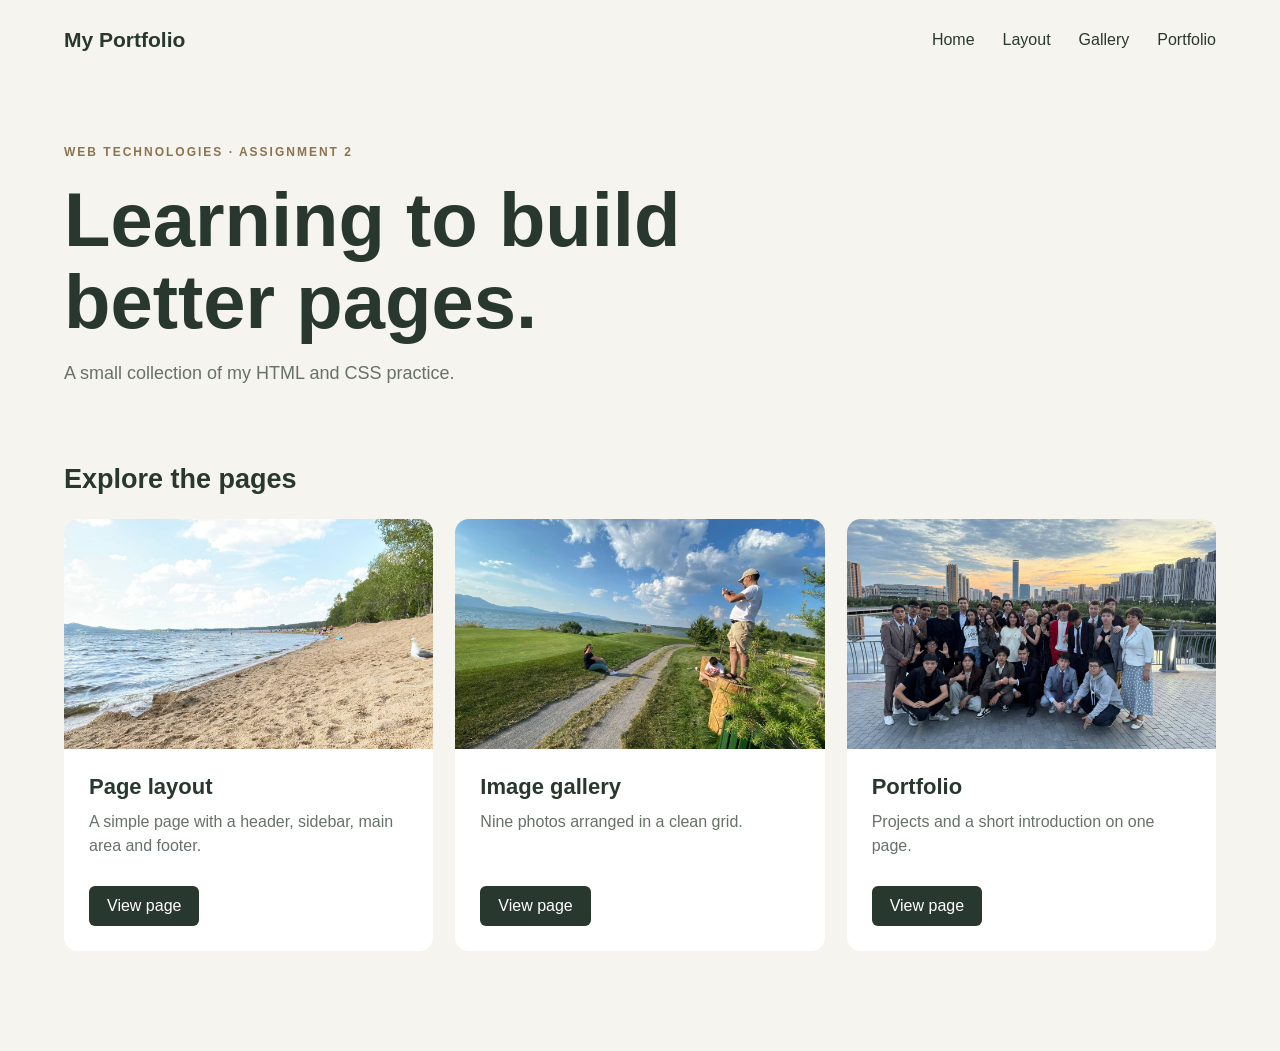
<file: index.html>
<!DOCTYPE html>
<html lang="en">
<head>
  <meta charset="UTF-8">
  <meta name="viewport" content="width=device-width, initial-scale=1.0">
  <title>My Portfolio</title>
  <link rel="stylesheet" href="style.css">
</head>
<body>
  <header class="header">
    <a class="logo" href="index.html">My Portfolio</a>
    <nav>
      <a href="index.html">Home</a>
      <a href="layout.html">Layout</a>
      <a href="gallery.html">Gallery</a>
      <a href="portfolio.html">Portfolio</a>
    </nav>
  </header>

  <main>
    <p class="label">WEB TECHNOLOGIES · ASSIGNMENT 2</p>
    <h1>Learning to build<br>better pages.</h1>
    <p class="intro">A small collection of my HTML and CSS practice.</p>

    <h2>Explore the pages</h2>
    <section class="cards">
      <article class="card">
        <img src="images/borovoe-lake.png" alt="Lake in Borovoe, Kazakhstan">
        <div class="card-text">
          <h3>Page layout</h3>
          <p>A simple page with a header, sidebar, main area and footer.</p>
          <a class="button" href="layout.html">View page</a>
        </div>
      </article>
      <article class="card">
        <img src="images/borovoe-day.png" alt="Day by the lake in Borovoe">
        <div class="card-text">
          <h3>Image gallery</h3>
          <p>Nine photos arranged in a clean grid.</p>
          <a class="button" href="gallery.html">View page</a>
        </div>
      </article>
      <article class="card">
        <img src="images/astana-friends.png" alt="Friends in Astana, Kazakhstan">
        <div class="card-text">
          <h3>Portfolio</h3>
          <p>Projects and a short introduction on one page.</p>
          <a class="button" href="portfolio.html">View page</a>
        </div>
      </article>
    </section>
  </main>
</body>
</html>
</file>
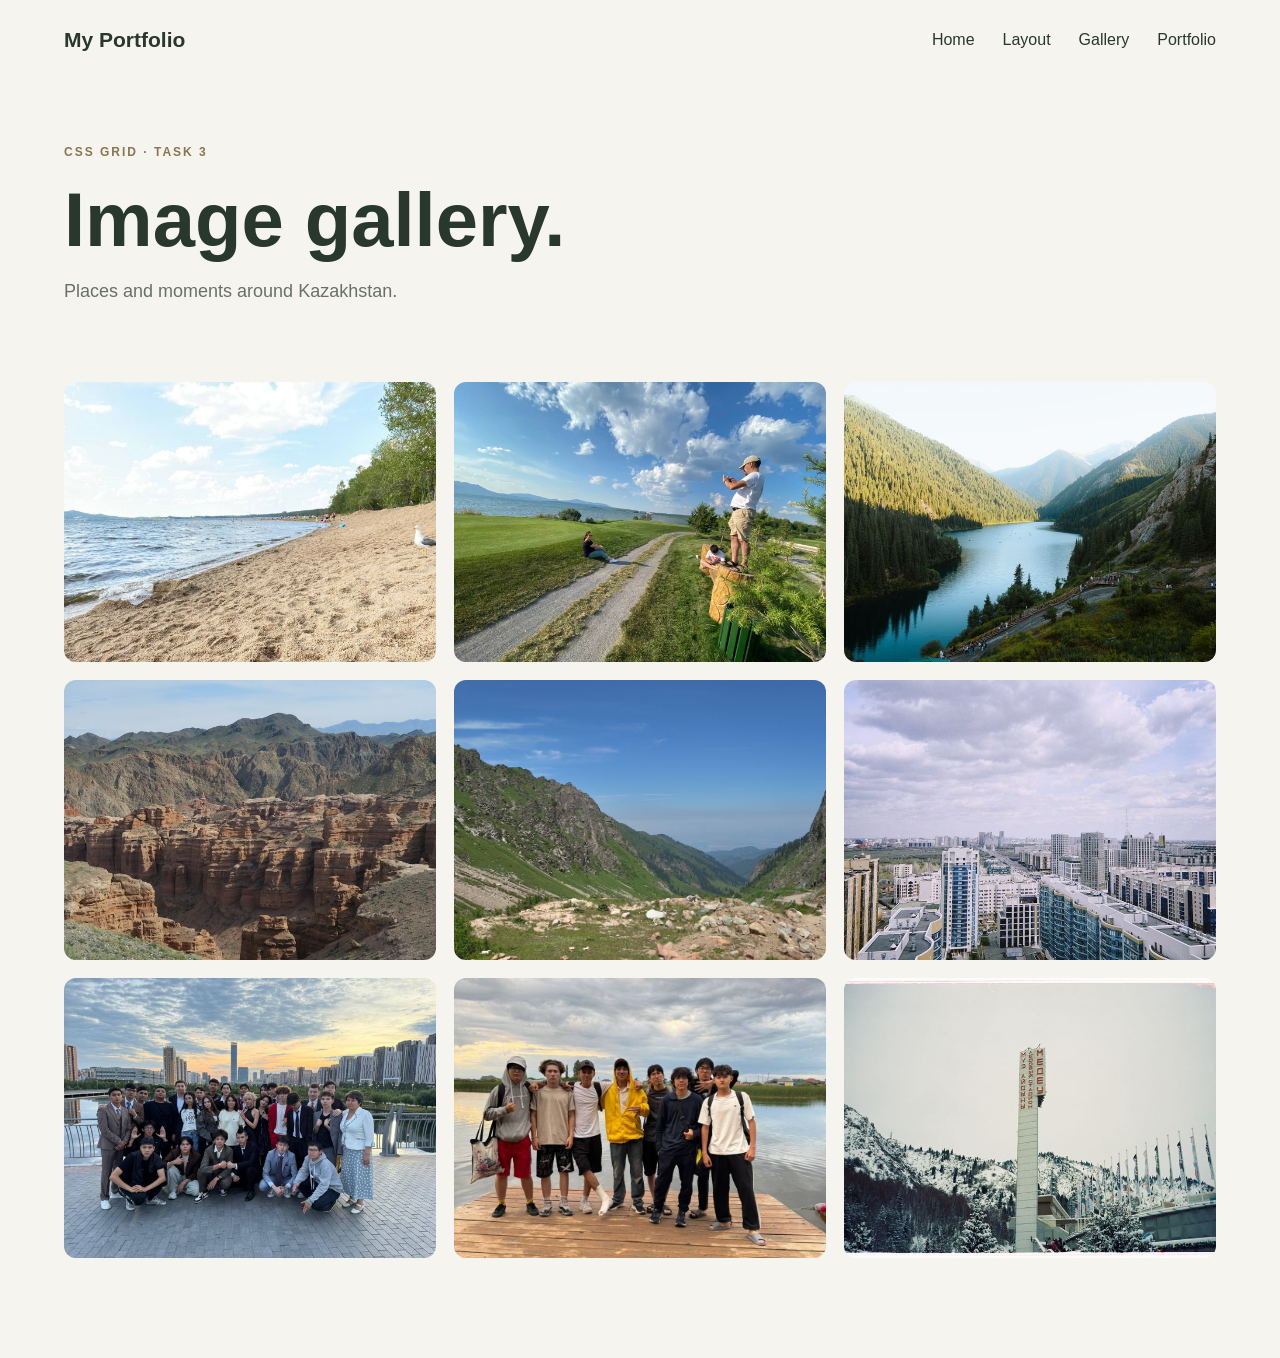
<file: gallery.html>
<!DOCTYPE html>
<html lang="en">
<head>
  <meta charset="UTF-8">
  <meta name="viewport" content="width=device-width, initial-scale=1.0">
  <title>Image Gallery</title>
  <link rel="stylesheet" href="style.css">
</head>
<body>
  <header class="header">
    <a class="logo" href="index.html">My Portfolio</a>
    <nav>
      <a href="index.html">Home</a>
      <a href="layout.html">Layout</a>
      <a href="gallery.html">Gallery</a>
      <a href="portfolio.html">Portfolio</a>
    </nav>
  </header>

  <main>
    <p class="label">CSS GRID · TASK 3</p>
    <h1>Image gallery.</h1>
    <p class="intro">Places and moments around Kazakhstan.</p>

    <section class="gallery">
      <figure><img src="images/borovoe-lake.png" alt="Lake in Borovoe"><figcaption>Borovoe Lake</figcaption></figure>
      <figure><img src="images/borovoe-day.png" alt="Day by the lake in Borovoe"><figcaption>Borovoe</figcaption></figure>
      <figure><img src="images/kolsai.jpg" alt="Boat on Kolsai Lake"><figcaption>Kolsai Lake</figcaption></figure>
      <figure><img src="images/charyn.jpg" alt="Rocks at Charyn Canyon"><figcaption>Charyn Canyon</figcaption></figure>
      <figure><img src="images/almaty-mountains.jpg" alt="Mountains near Almaty"><figcaption>Almaty mountains</figcaption></figure>
      <figure><img src="images/astana.jpg" alt="Buildings in Astana"><figcaption>Astana</figcaption></figure>
      <figure><img src="images/astana-friends.png" alt="Friends in Astana"><figcaption>Astana with friends</figcaption></figure>
      <figure><img src="images/astana-lake.png" alt="Friends by a lake in Astana"><figcaption>Another day in Astana</figcaption></figure>
      <figure><img src="images/medeu.jpg" alt="Medeu skating rink in Almaty"><figcaption>Medeu</figcaption></figure>
    </section>
  </main>
</body>
</html>
</file>
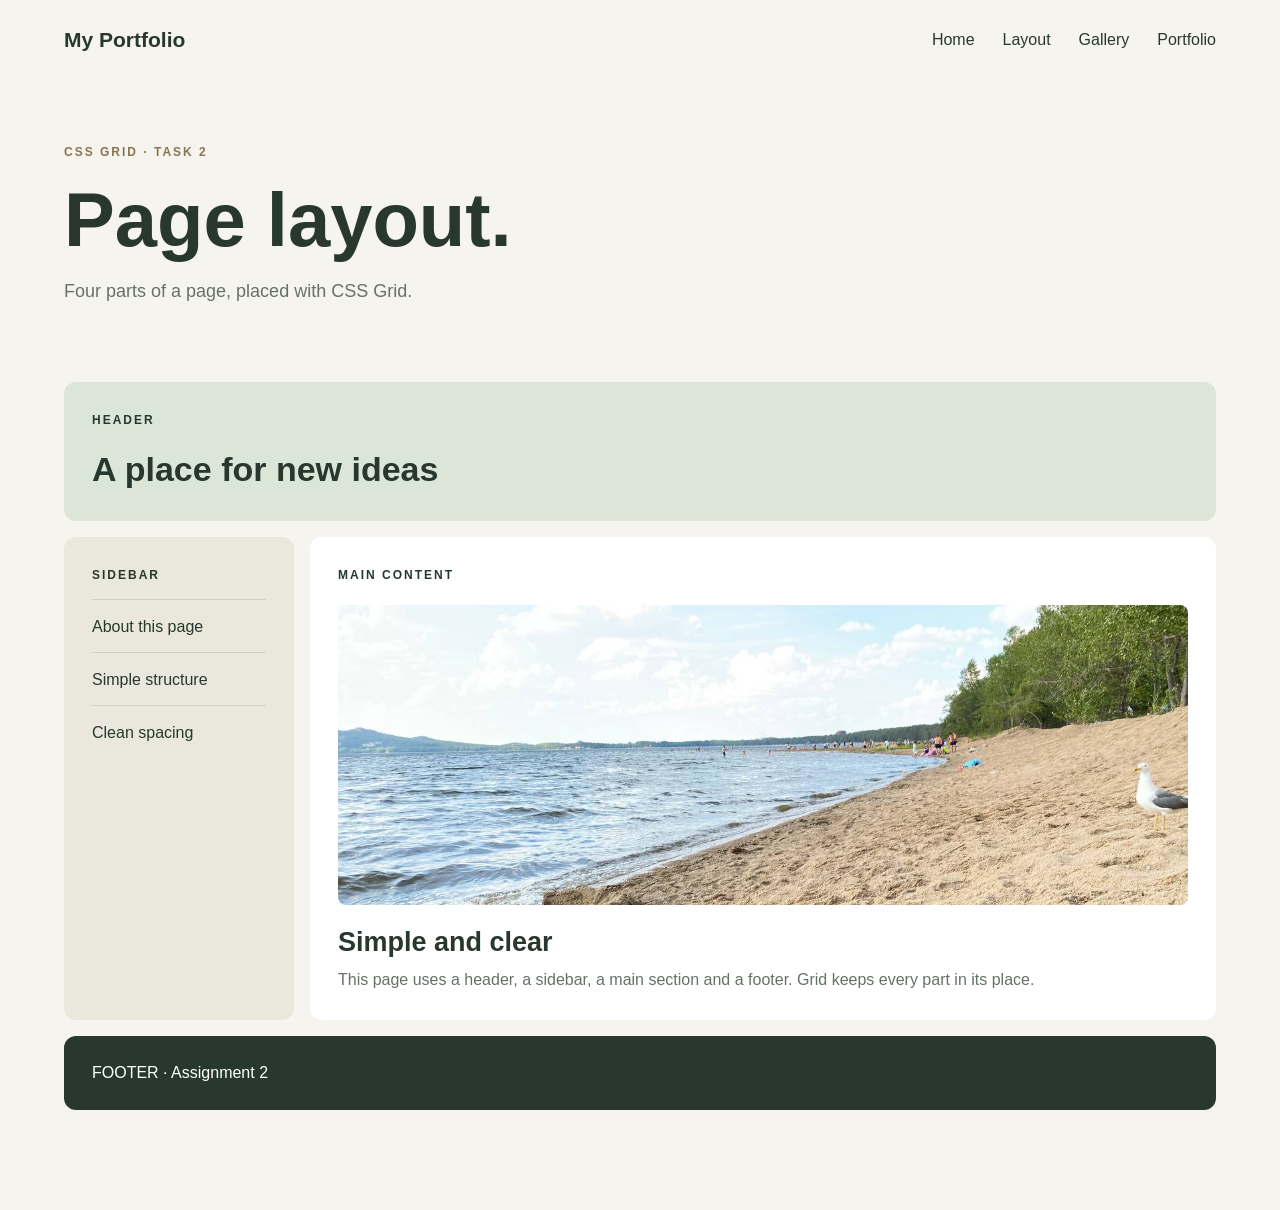
<file: layout.html>
<!DOCTYPE html>
<html lang="en">
<head>
  <meta charset="UTF-8">
  <meta name="viewport" content="width=device-width, initial-scale=1.0">
  <title>Page Layout</title>
  <link rel="stylesheet" href="style.css">
</head>
<body>
  <header class="header">
    <a class="logo" href="index.html">My Portfolio</a>
    <nav>
      <a href="index.html">Home</a>
      <a href="layout.html">Layout</a>
      <a href="gallery.html">Gallery</a>
      <a href="portfolio.html">Portfolio</a>
    </nav>
  </header>

  <main>
    <p class="label">CSS GRID · TASK 2</p>
    <h1>Page layout.</h1>
    <p class="intro">Four parts of a page, placed with CSS Grid.</p>

    <div class="page-grid">
      <header class="grid-header">
        <span>HEADER</span>
        <h2>A place for new ideas</h2>
      </header>
      <aside class="grid-sidebar">
        <span>SIDEBAR</span>
        <p>About this page</p>
        <p>Simple structure</p>
        <p>Clean spacing</p>
      </aside>
      <section class="grid-content">
        <span>MAIN CONTENT</span>
        <img src="images/borovoe-lake.png" alt="Lake in Borovoe, Kazakhstan">
        <h2>Simple and clear</h2>
        <p>This page uses a header, a sidebar, a main section and a footer. Grid keeps every part in its place.</p>
      </section>
      <footer class="grid-footer">FOOTER · Assignment 2</footer>
    </div>
  </main>
</body>
</html>
</file>
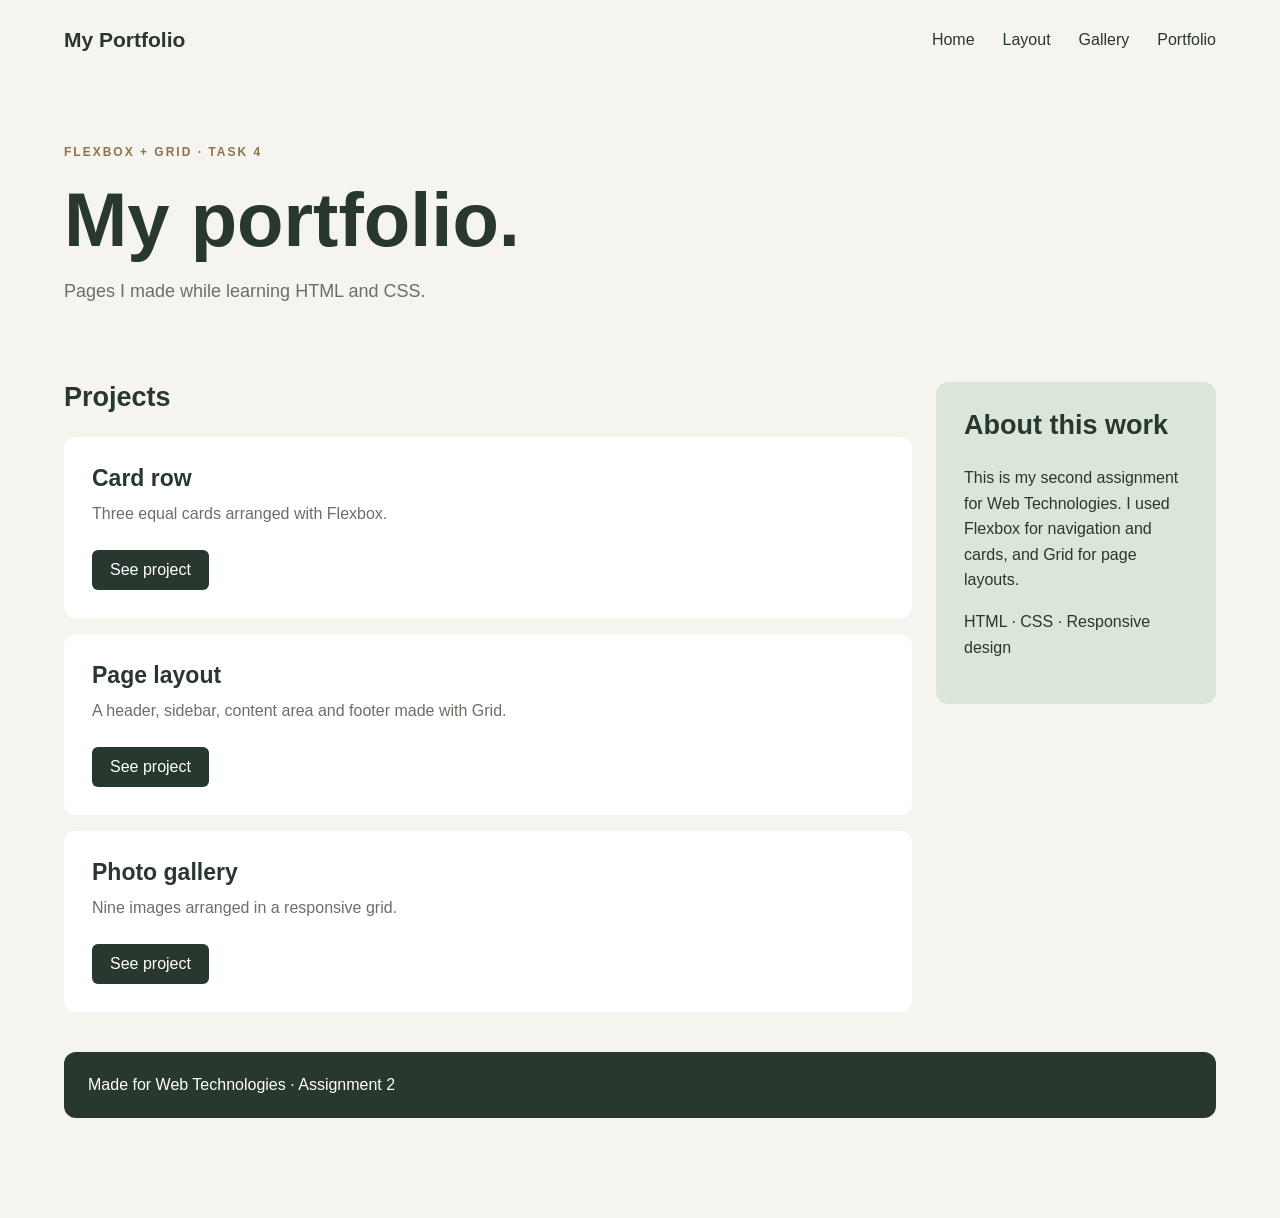
<file: portfolio.html>
<!DOCTYPE html>
<html lang="en">
<head>
  <meta charset="UTF-8">
  <meta name="viewport" content="width=device-width, initial-scale=1.0">
  <title>Portfolio</title>
  <link rel="stylesheet" href="style.css">
</head>
<body>
  <header class="header">
    <a class="logo" href="index.html">My Portfolio</a>
    <nav>
      <a href="index.html">Home</a>
      <a href="layout.html">Layout</a>
      <a href="gallery.html">Gallery</a>
      <a href="portfolio.html">Portfolio</a>
    </nav>
  </header>

  <main>
    <p class="label">FLEXBOX + GRID · TASK 4</p>
    <h1>My portfolio.</h1>
    <p class="intro">Pages I made while learning HTML and CSS.</p>

    <div class="portfolio-grid">
      <section class="projects">
        <h2>Projects</h2>
        <article class="project-card">
          <h3>Card row</h3>
          <p>Three equal cards arranged with Flexbox.</p>
          <a class="button" href="index.html">See project</a>
        </article>
        <article class="project-card">
          <h3>Page layout</h3>
          <p>A header, sidebar, content area and footer made with Grid.</p>
          <a class="button" href="layout.html">See project</a>
        </article>
        <article class="project-card">
          <h3>Photo gallery</h3>
          <p>Nine images arranged in a responsive grid.</p>
          <a class="button" href="gallery.html">See project</a>
        </article>
      </section>

      <aside class="portfolio-info">
        <h2>About this work</h2>
        <p>This is my second assignment for Web Technologies. I used Flexbox for navigation and cards, and Grid for page layouts.</p>
        <p>HTML · CSS · Responsive design</p>
      </aside>

      <footer class="portfolio-footer">Made for Web Technologies · Assignment 2</footer>
    </div>
  </main>
</body>
</html>
</file>
<file: style.css>
* { box-sizing: border-box; }

body {
  margin: 0;
  background: #f6f4ee;
  color: #28382e;
  font-family: Arial, sans-serif;
}

.header {
  max-width: 1200px;
  margin: auto;
  padding: 28px 24px;
  display: flex;
  justify-content: space-between;
  align-items: center;
  gap: 24px;
}

a { color: inherit; text-decoration: none; }
.logo { font-size: 21px; font-weight: bold; }
nav { display: flex; gap: 28px; }
nav a:hover { color: #8b744e; }

main { max-width: 1200px; margin: 65px auto 100px; padding: 0 24px; }
.label { color: #8b744e; font-size: 12px; font-weight: bold; letter-spacing: 2px; }
h1 { margin: 20px 0; font-size: clamp(44px, 6vw, 76px); line-height: 1.08; }
.intro { margin-bottom: 80px; color: #677168; font-size: 18px; }
h2 { margin-bottom: 24px; font-size: 27px; }

.cards { display: flex; gap: 22px; }
.card {
  flex: 1;
  display: flex;
  flex-direction: column;
  overflow: hidden;
  background: white;
  border-radius: 14px;
  transition: transform .2s, box-shadow .2s;
}
.card:hover { transform: translateY(-5px); box-shadow: 0 14px 30px #28382e20; }
.card img { width: 100%; height: 230px; object-fit: cover; }
.card-text { flex: 1; display: flex; flex-direction: column; padding: 25px; }
.card h3 { margin: 0 0 10px; font-size: 22px; }
.card p { flex: 1; margin: 0 0 28px; color: #677168; line-height: 1.5; }
.button { align-self: flex-start; padding: 11px 18px; border-radius: 6px; background: #28382e; color: white; }
.button:hover { background: #405a48; }

.page-grid {
  display: grid;
  grid-template-columns: 230px 1fr;
  grid-template-rows: auto 1fr auto;
  grid-template-areas: "head head" "side content" "foot foot";
  gap: 16px;
}
.page-grid > * { padding: 28px; border-radius: 12px; }
.page-grid span { font-size: 12px; font-weight: bold; letter-spacing: 2px; }
.grid-header { grid-area: head; background: #dce6d8; }
.grid-header h2 { margin: 22px 0 4px; font-size: 34px; }
.grid-sidebar { grid-area: side; background: #eae7dc; }
.grid-sidebar p { padding-top: 18px; border-top: 1px solid #d2d0c6; }
.grid-content { grid-area: content; background: white; }
.grid-content img { display: block; width: 100%; height: 300px; margin-top: 22px; object-fit: cover; border-radius: 8px; }
.grid-content h2 { margin-bottom: 10px; }
.grid-content p { margin: 0; color: #677168; line-height: 1.5; }
.grid-footer { grid-area: foot; background: #28382e; color: white; }

.gallery { display: grid; grid-template-columns: repeat(3, 1fr); gap: 18px; }
.gallery figure { position: relative; overflow: hidden; margin: 0; border-radius: 12px; }
.gallery img { display: block; width: 100%; height: 280px; object-fit: cover; }
.gallery figcaption {
  position: absolute;
  right: 0;
  bottom: 0;
  left: 0;
  padding: 30px 18px 18px;
  background: linear-gradient(transparent, #0009);
  color: white;
  opacity: 0;
  transition: opacity .2s;
}
.gallery figure:hover figcaption { opacity: 1; }

.portfolio-grid { display: grid; grid-template-columns: 1fr 280px; gap: 24px; }
.projects h2, .portfolio-info h2 { margin-top: 0; }
.project-card {
  display: flex;
  flex-direction: column;
  align-items: flex-start;
  margin-bottom: 16px;
  padding: 28px;
  background: white;
  border-radius: 12px;
}
.project-card h3 { margin: 0 0 10px; font-size: 23px; }
.project-card p { margin: 0 0 24px; color: #677168; line-height: 1.5; }
.portfolio-info { align-self: start; padding: 28px; background: #dce6d8; border-radius: 12px; }
.portfolio-info p { line-height: 1.6; }
.portfolio-footer { grid-column: 1 / -1; padding: 24px; background: #28382e; color: white; border-radius: 12px; }

@media (max-width: 700px) {
  .header { align-items: flex-start; flex-direction: column; }
  nav { flex-wrap: wrap; gap: 14px 20px; }
  main { margin-top: 45px; }
  .intro { margin-bottom: 55px; }
  .cards { flex-direction: column; }
  .page-grid {
    grid-template-columns: 1fr;
    grid-template-areas: "head" "side" "content" "foot";
  }
  .gallery { grid-template-columns: repeat(2, 1fr); }
  .portfolio-grid { grid-template-columns: 1fr; }
}

@media (max-width: 450px) {
  .gallery { grid-template-columns: 1fr; }
}

@media (hover: none) {
  .gallery figcaption { opacity: 1; }
}
</file>
